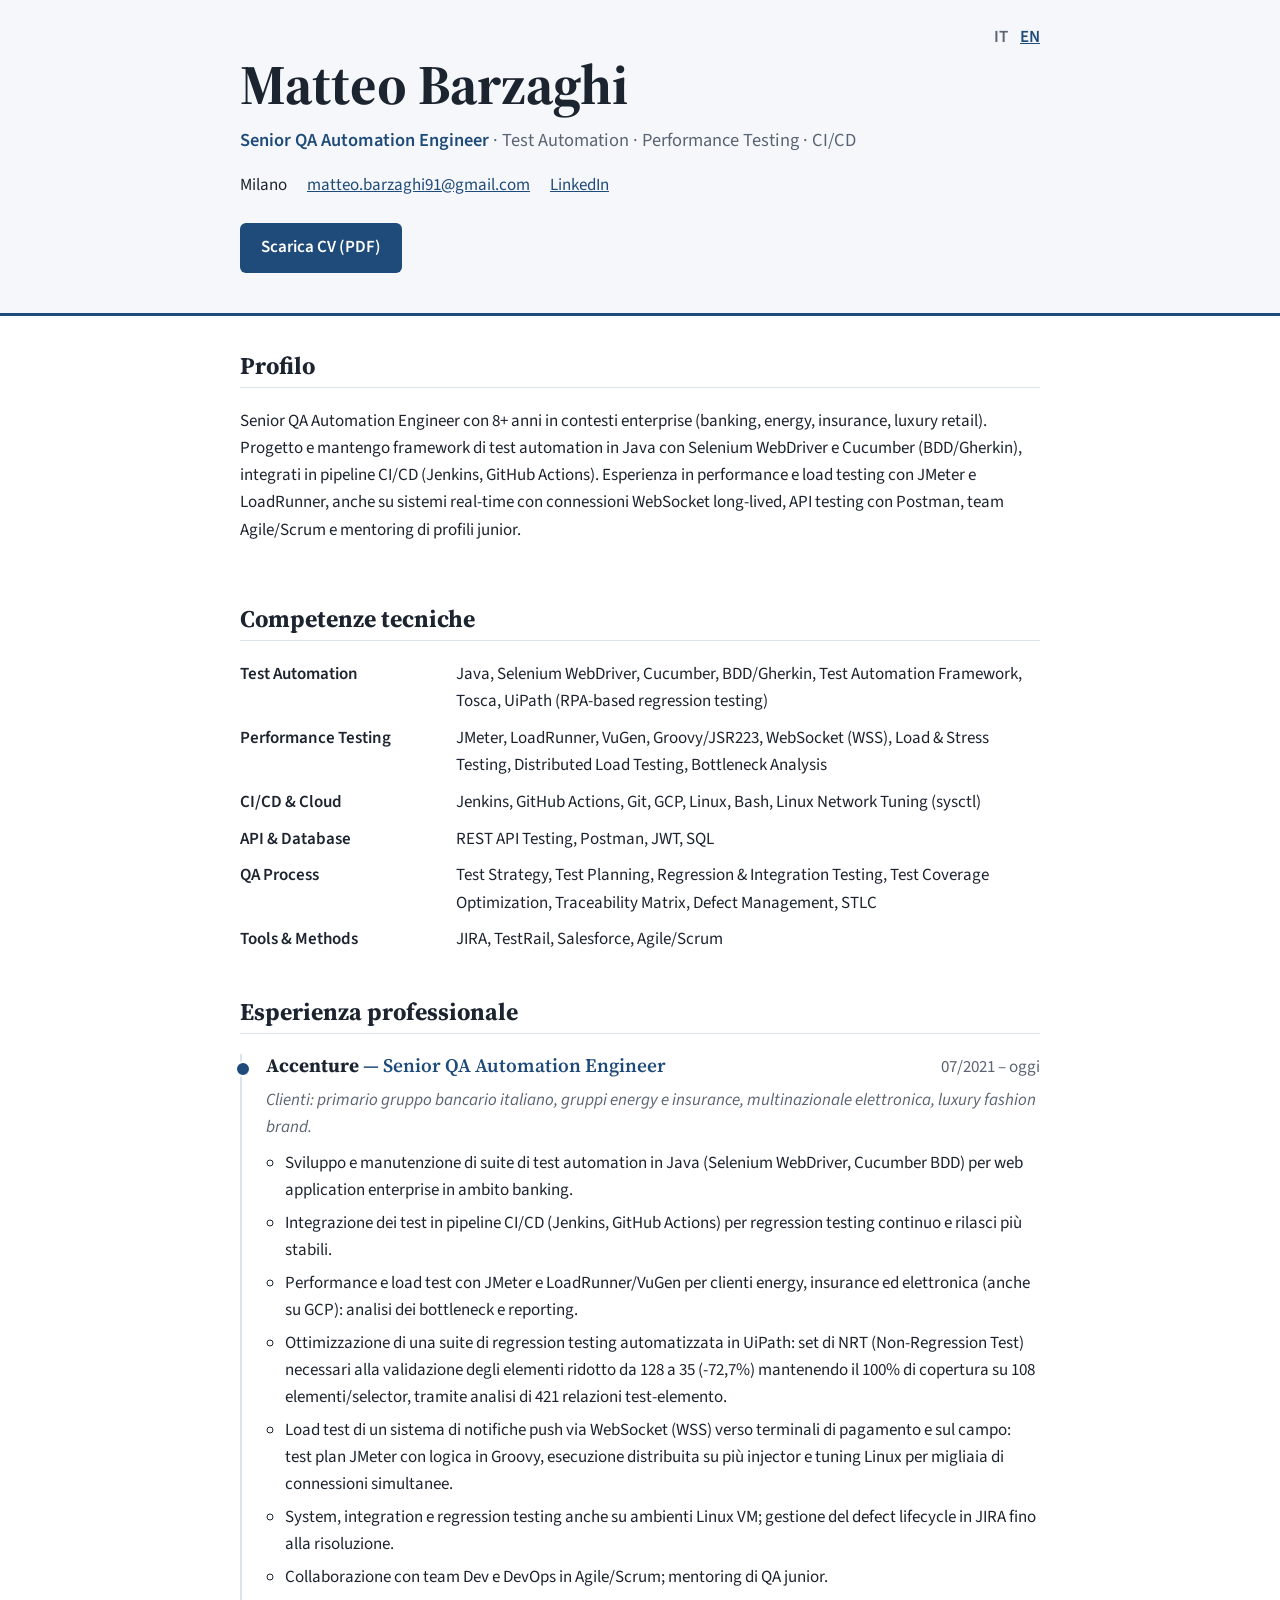
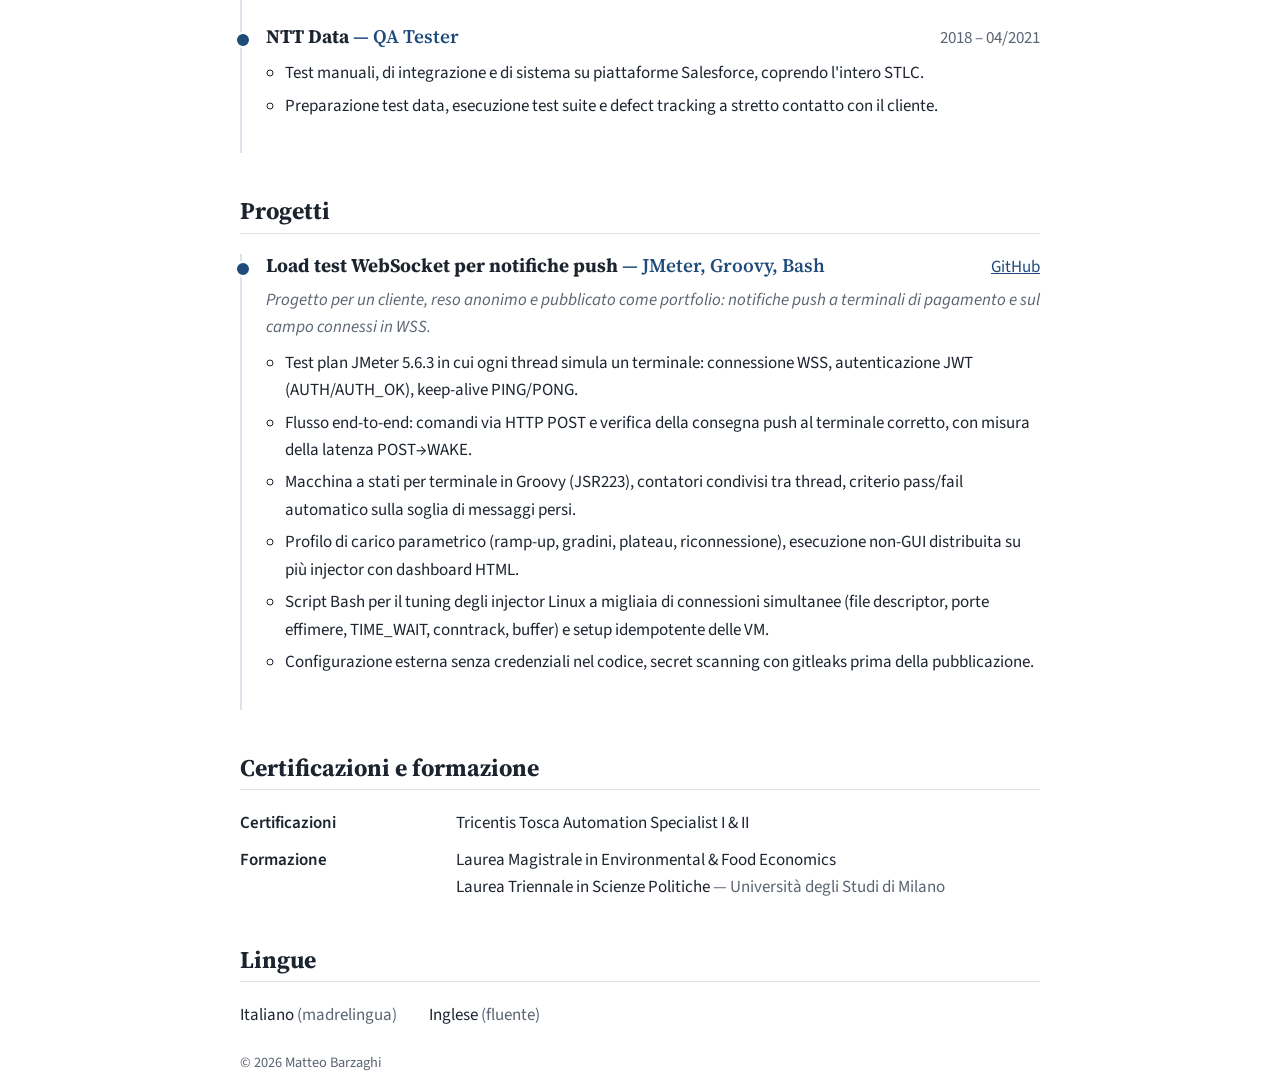
<file: index.html>
<!doctype html>
<html lang="it">
<head>
  <meta charset="utf-8">
  <meta name="viewport" content="width=device-width, initial-scale=1">
  <title>Matteo Barzaghi · Senior QA Automation Engineer</title>
  <meta name="description" content="Matteo Barzaghi, Senior QA Automation Engineer a Milano: test automation (Java, Selenium, Cucumber), performance testing (JMeter, LoadRunner) e CI/CD.">
  <meta name="author" content="Matteo Barzaghi">
  <link rel="canonical" href="https://matteobarzaghi.github.io/">
  <link rel="alternate" hreflang="it" href="https://matteobarzaghi.github.io/">
  <link rel="alternate" hreflang="en" href="https://matteobarzaghi.github.io/en.html">

  <meta property="og:type" content="profile">
  <meta property="og:title" content="Matteo Barzaghi · Senior QA Automation Engineer">
  <meta property="og:description" content="Test Automation · Performance Testing · CI/CD. 8+ anni in contesti enterprise.">
  <meta property="og:url" content="https://matteobarzaghi.github.io/">
  <meta property="og:locale" content="it_IT">
  <meta property="profile:first_name" content="Matteo">
  <meta property="profile:last_name" content="Barzaghi">

  <meta name="color-scheme" content="light dark">
  <link rel="preconnect" href="https://fonts.googleapis.com">
  <link rel="preconnect" href="https://fonts.gstatic.com" crossorigin>
  <link rel="stylesheet" href="https://fonts.googleapis.com/css2?family=Source+Sans+3:ital,wght@0,400;0,600;1,400&family=Source+Serif+4:wght@600;700&display=swap">
  <link rel="stylesheet" href="style.css">
</head>
<body>
  <a class="skip-link" href="#main">Vai al contenuto</a>

  <header class="hero">
    <div class="wrap">
      <nav class="lang-switch" aria-label="Lingua">
        <span aria-current="page">IT</span>
        <a href="en.html" hreflang="en" lang="en">EN</a>
      </nav>
      <h1>Matteo Barzaghi</h1>
      <p class="role"><strong>Senior QA Automation Engineer</strong> · Test Automation · Performance Testing · CI/CD</p>
      <ul class="contacts">
        <li>Milano</li>
        <li><a href="mailto:matteo.barzaghi91@gmail.com">matteo.barzaghi91@gmail.com</a></li>
        <li><a href="https://www.linkedin.com/in/matteo-barzaghi-1950769a/" rel="noopener">LinkedIn</a></li>
      </ul>
      <a class="button" href="Matteo_Barzaghi_CV.pdf" download>Scarica CV (PDF)</a>
    </div>
  </header>

  <main id="main" class="wrap">
    <section aria-labelledby="profile">
      <h2 id="profile">Profilo</h2>
      <p>Senior QA Automation Engineer con 8+ anni in contesti enterprise (banking, energy, insurance, luxury retail). Progetto e mantengo framework di test automation in Java con Selenium WebDriver e Cucumber (BDD/Gherkin), integrati in pipeline CI/CD (Jenkins, GitHub Actions). Esperienza in performance e load testing con JMeter e LoadRunner, anche su sistemi real-time con connessioni WebSocket long-lived, API testing con Postman, team Agile/Scrum e mentoring di profili junior.</p>
    </section>

    <section aria-labelledby="skills">
      <h2 id="skills">Competenze tecniche</h2>
      <dl class="grid">
        <dt>Test Automation</dt><dd>Java, Selenium WebDriver, Cucumber, BDD/Gherkin, Test Automation Framework, Tosca, UiPath (RPA-based regression testing)</dd>
        <dt>Performance Testing</dt><dd>JMeter, LoadRunner, VuGen, Groovy/JSR223, WebSocket (WSS), Load &amp; Stress Testing, Distributed Load Testing, Bottleneck Analysis</dd>
        <dt>CI/CD &amp; Cloud</dt><dd>Jenkins, GitHub Actions, Git, GCP, Linux, Bash, Linux Network Tuning (sysctl)</dd>
        <dt>API &amp; Database</dt><dd>REST API Testing, Postman, JWT, SQL</dd>
        <dt>QA Process</dt><dd>Test Strategy, Test Planning, Regression &amp; Integration Testing, Test Coverage Optimization, Traceability Matrix, Defect Management, STLC</dd>
        <dt>Tools &amp; Methods</dt><dd>JIRA, TestRail, Salesforce, Agile/Scrum</dd>
      </dl>
    </section>

    <section aria-labelledby="experience">
      <h2 id="experience">Esperienza professionale</h2>
      <ol class="timeline">
        <li>
          <article>
            <header>
              <h3>Accenture <span>— Senior QA Automation Engineer</span></h3>
              <p class="date"><time datetime="2021-07">07/2021</time> – oggi</p>
            </header>
            <p class="clients">Clienti: primario gruppo bancario italiano, gruppi energy e insurance, multinazionale elettronica, luxury fashion brand.</p>
            <ul>
              <li>Sviluppo e manutenzione di suite di test automation in Java (Selenium WebDriver, Cucumber BDD) per web application enterprise in ambito banking.</li>
              <li>Integrazione dei test in pipeline CI/CD (Jenkins, GitHub Actions) per regression testing continuo e rilasci più stabili.</li>
              <li>Performance e load test con JMeter e LoadRunner/VuGen per clienti energy, insurance ed elettronica (anche su GCP): analisi dei bottleneck e reporting.</li>
              <li>Ottimizzazione di una suite di regression testing automatizzata in UiPath: set di NRT (Non-Regression Test) necessari alla validazione degli elementi ridotto da 128 a 35 (-72,7%) mantenendo il 100% di copertura su 108 elementi/selector, tramite analisi di 421 relazioni test-elemento.</li>
              <li>Load test di un sistema di notifiche push via WebSocket (WSS) verso terminali di pagamento e sul campo: test plan JMeter con logica in Groovy, esecuzione distribuita su più injector e tuning Linux per migliaia di connessioni simultanee.</li>
              <li>System, integration e regression testing anche su ambienti Linux VM; gestione del defect lifecycle in JIRA fino alla risoluzione.</li>
              <li>Collaborazione con team Dev e DevOps in Agile/Scrum; mentoring di QA junior.</li>
            </ul>
          </article>
        </li>
        <li>
          <article>
            <header>
              <h3>NTT Data <span>— QA Tester</span></h3>
              <p class="date"><time datetime="2018">2018</time> – <time datetime="2021-04">04/2021</time></p>
            </header>
            <ul>
              <li>Test manuali, di integrazione e di sistema su piattaforme Salesforce, coprendo l'intero STLC.</li>
              <li>Preparazione test data, esecuzione test suite e defect tracking a stretto contatto con il cliente.</li>
            </ul>
          </article>
        </li>
      </ol>
    </section>

    <section aria-labelledby="projects">
      <h2 id="projects">Progetti</h2>
      <ol class="timeline">
        <li>
          <article>
            <header>
              <h3>Load test WebSocket per notifiche push <span>— JMeter, Groovy, Bash</span></h3>
              <p class="date"><a href="https://github.com/matteobarzaghi/jmeter-websocket-push-load-test" rel="noopener">GitHub</a></p>
            </header>
            <p class="clients">Progetto per un cliente, reso anonimo e pubblicato come portfolio: notifiche push a terminali di pagamento e sul campo connessi in WSS.</p>
            <ul>
              <li>Test plan JMeter 5.6.3 in cui ogni thread simula un terminale: connessione WSS, autenticazione JWT (AUTH/AUTH_OK), keep-alive PING/PONG.</li>
              <li>Flusso end-to-end: comandi via HTTP POST e verifica della consegna push al terminale corretto, con misura della latenza POST→WAKE.</li>
              <li>Macchina a stati per terminale in Groovy (JSR223), contatori condivisi tra thread, criterio pass/fail automatico sulla soglia di messaggi persi.</li>
              <li>Profilo di carico parametrico (ramp-up, gradini, plateau, riconnessione), esecuzione non-GUI distribuita su più injector con dashboard HTML.</li>
              <li>Script Bash per il tuning degli injector Linux a migliaia di connessioni simultanee (file descriptor, porte effimere, TIME_WAIT, conntrack, buffer) e setup idempotente delle VM.</li>
              <li>Configurazione esterna senza credenziali nel codice, secret scanning con gitleaks prima della pubblicazione.</li>
            </ul>
          </article>
        </li>
      </ol>
    </section>

    <section aria-labelledby="education">
      <h2 id="education">Certificazioni e formazione</h2>
      <dl class="grid">
        <dt>Certificazioni</dt><dd>Tricentis Tosca Automation Specialist I &amp; II</dd>
        <dt>Formazione</dt>
        <dd>Laurea Magistrale in Environmental &amp; Food Economics<br>
          Laurea Triennale in Scienze Politiche <span class="muted">— Università degli Studi di Milano</span></dd>
      </dl>
    </section>

    <section aria-labelledby="languages">
      <h2 id="languages">Lingue</h2>
      <ul class="langs">
        <li>Italiano <span class="muted">(madrelingua)</span></li>
        <li>Inglese <span class="muted">(fluente)</span></li>
      </ul>
    </section>
  </main>

  <footer class="wrap">
    <p>© 2026 Matteo Barzaghi</p>
  </footer>
</body>
</html>
</file>
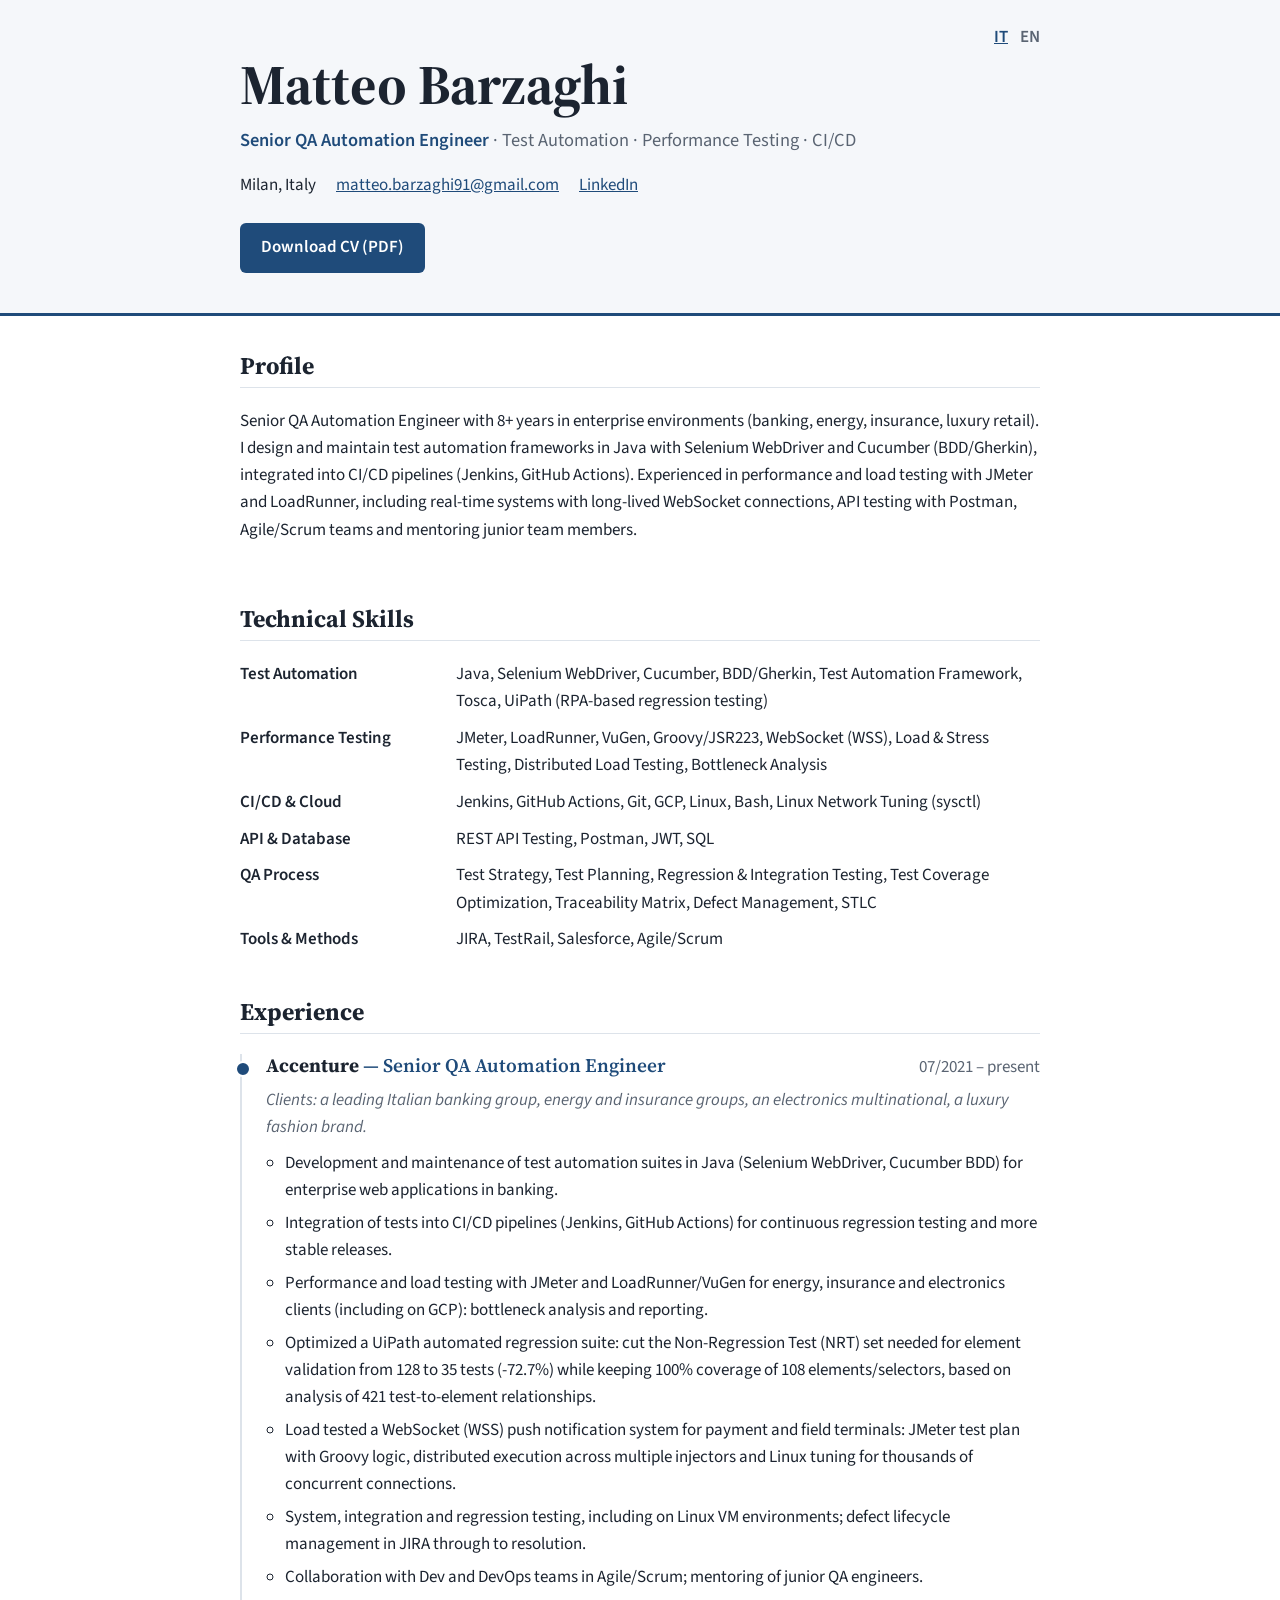
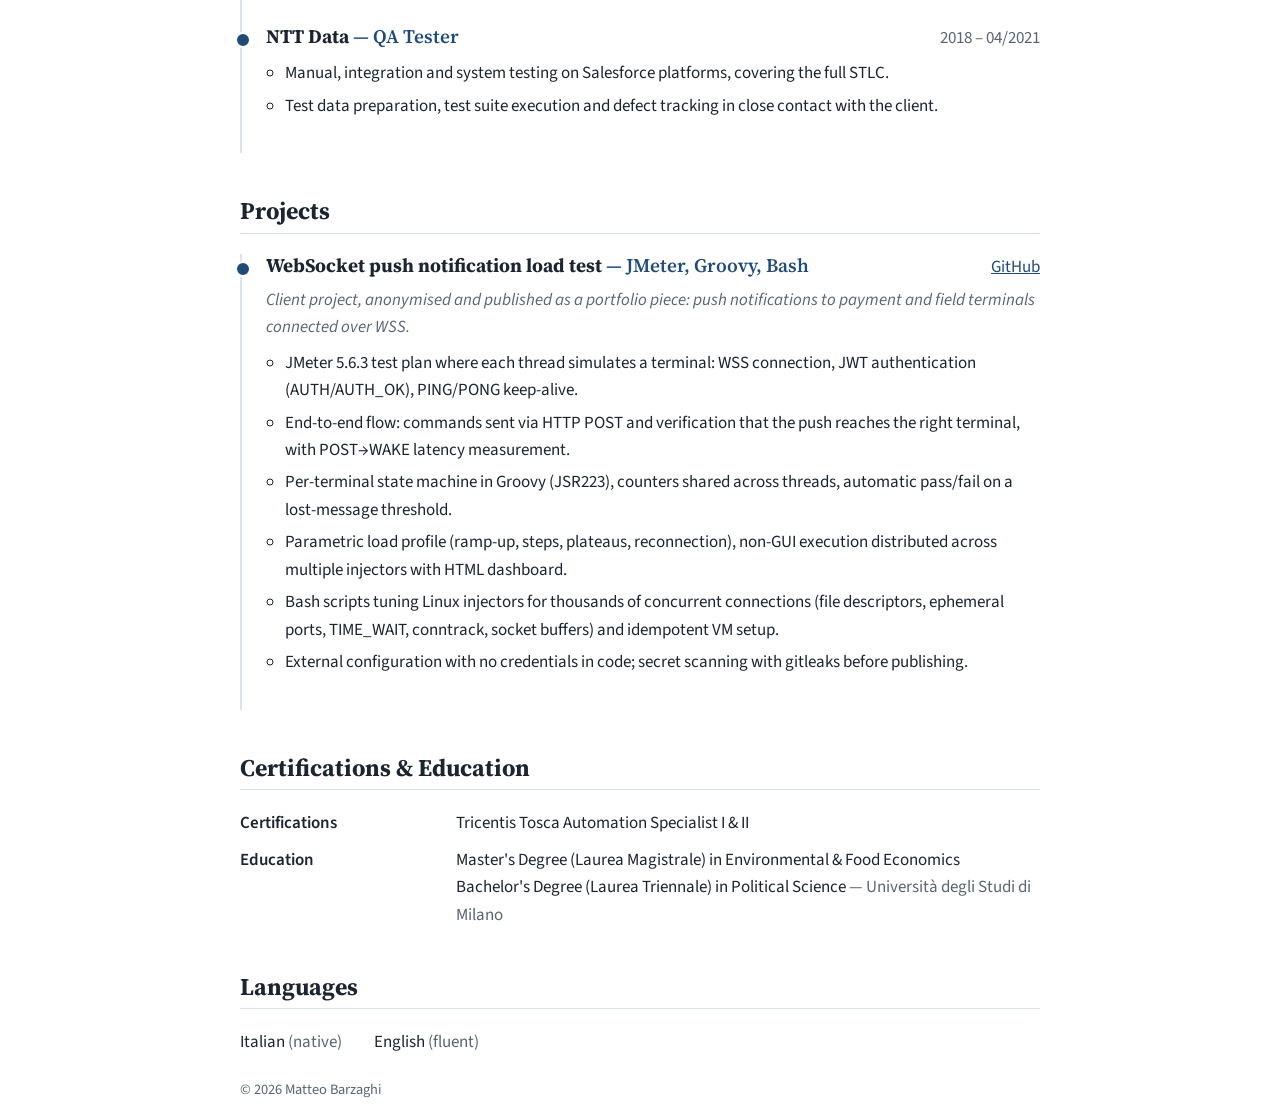
<file: en.html>
<!doctype html>
<html lang="en">
<head>
  <meta charset="utf-8">
  <meta name="viewport" content="width=device-width, initial-scale=1">
  <title>Matteo Barzaghi · Senior QA Automation Engineer</title>
  <meta name="description" content="Matteo Barzaghi, Senior QA Automation Engineer in Milan: test automation (Java, Selenium, Cucumber), performance testing (JMeter, LoadRunner) and CI/CD.">
  <meta name="author" content="Matteo Barzaghi">
  <link rel="canonical" href="https://matteobarzaghi.github.io/en.html">
  <link rel="alternate" hreflang="it" href="https://matteobarzaghi.github.io/">
  <link rel="alternate" hreflang="en" href="https://matteobarzaghi.github.io/en.html">

  <meta property="og:type" content="profile">
  <meta property="og:title" content="Matteo Barzaghi · Senior QA Automation Engineer">
  <meta property="og:description" content="Test Automation · Performance Testing · CI/CD. 8+ years in enterprise environments.">
  <meta property="og:url" content="https://matteobarzaghi.github.io/en.html">
  <meta property="og:locale" content="en_GB">
  <meta property="profile:first_name" content="Matteo">
  <meta property="profile:last_name" content="Barzaghi">

  <meta name="color-scheme" content="light dark">
  <link rel="preconnect" href="https://fonts.googleapis.com">
  <link rel="preconnect" href="https://fonts.gstatic.com" crossorigin>
  <link rel="stylesheet" href="https://fonts.googleapis.com/css2?family=Source+Sans+3:ital,wght@0,400;0,600;1,400&family=Source+Serif+4:wght@600;700&display=swap">
  <link rel="stylesheet" href="style.css">
</head>
<body>
  <a class="skip-link" href="#main">Skip to content</a>

  <header class="hero">
    <div class="wrap">
      <nav class="lang-switch" aria-label="Language">
        <a href="index.html" hreflang="it" lang="it">IT</a>
        <span aria-current="page">EN</span>
      </nav>
      <h1>Matteo Barzaghi</h1>
      <p class="role"><strong>Senior QA Automation Engineer</strong> · Test Automation · Performance Testing · CI/CD</p>
      <ul class="contacts">
        <li>Milan, Italy</li>
        <li><a href="mailto:matteo.barzaghi91@gmail.com">matteo.barzaghi91@gmail.com</a></li>
        <li><a href="https://www.linkedin.com/in/matteo-barzaghi-1950769a/" rel="noopener">LinkedIn</a></li>
      </ul>
      <a class="button" href="Matteo_Barzaghi_CV_EN.pdf" download>Download CV (PDF)</a>
    </div>
  </header>

  <main id="main" class="wrap">
    <section aria-labelledby="profile">
      <h2 id="profile">Profile</h2>
      <p>Senior QA Automation Engineer with 8+ years in enterprise environments (banking, energy, insurance, luxury retail). I design and maintain test automation frameworks in Java with Selenium WebDriver and Cucumber (BDD/Gherkin), integrated into CI/CD pipelines (Jenkins, GitHub Actions). Experienced in performance and load testing with JMeter and LoadRunner, including real-time systems with long-lived WebSocket connections, API testing with Postman, Agile/Scrum teams and mentoring junior team members.</p>
    </section>

    <section aria-labelledby="skills">
      <h2 id="skills">Technical Skills</h2>
      <dl class="grid">
        <dt>Test Automation</dt><dd>Java, Selenium WebDriver, Cucumber, BDD/Gherkin, Test Automation Framework, Tosca, UiPath (RPA-based regression testing)</dd>
        <dt>Performance Testing</dt><dd>JMeter, LoadRunner, VuGen, Groovy/JSR223, WebSocket (WSS), Load &amp; Stress Testing, Distributed Load Testing, Bottleneck Analysis</dd>
        <dt>CI/CD &amp; Cloud</dt><dd>Jenkins, GitHub Actions, Git, GCP, Linux, Bash, Linux Network Tuning (sysctl)</dd>
        <dt>API &amp; Database</dt><dd>REST API Testing, Postman, JWT, SQL</dd>
        <dt>QA Process</dt><dd>Test Strategy, Test Planning, Regression &amp; Integration Testing, Test Coverage Optimization, Traceability Matrix, Defect Management, STLC</dd>
        <dt>Tools &amp; Methods</dt><dd>JIRA, TestRail, Salesforce, Agile/Scrum</dd>
      </dl>
    </section>

    <section aria-labelledby="experience">
      <h2 id="experience">Experience</h2>
      <ol class="timeline">
        <li>
          <article>
            <header>
              <h3>Accenture <span>— Senior QA Automation Engineer</span></h3>
              <p class="date"><time datetime="2021-07">07/2021</time> – present</p>
            </header>
            <p class="clients">Clients: a leading Italian banking group, energy and insurance groups, an electronics multinational, a luxury fashion brand.</p>
            <ul>
              <li>Development and maintenance of test automation suites in Java (Selenium WebDriver, Cucumber BDD) for enterprise web applications in banking.</li>
              <li>Integration of tests into CI/CD pipelines (Jenkins, GitHub Actions) for continuous regression testing and more stable releases.</li>
              <li>Performance and load testing with JMeter and LoadRunner/VuGen for energy, insurance and electronics clients (including on GCP): bottleneck analysis and reporting.</li>
              <li>Optimized a UiPath automated regression suite: cut the Non-Regression Test (NRT) set needed for element validation from 128 to 35 tests (-72.7%) while keeping 100% coverage of 108 elements/selectors, based on analysis of 421 test-to-element relationships.</li>
              <li>Load tested a WebSocket (WSS) push notification system for payment and field terminals: JMeter test plan with Groovy logic, distributed execution across multiple injectors and Linux tuning for thousands of concurrent connections.</li>
              <li>System, integration and regression testing, including on Linux VM environments; defect lifecycle management in JIRA through to resolution.</li>
              <li>Collaboration with Dev and DevOps teams in Agile/Scrum; mentoring of junior QA engineers.</li>
            </ul>
          </article>
        </li>
        <li>
          <article>
            <header>
              <h3>NTT Data <span>— QA Tester</span></h3>
              <p class="date"><time datetime="2018">2018</time> – <time datetime="2021-04">04/2021</time></p>
            </header>
            <ul>
              <li>Manual, integration and system testing on Salesforce platforms, covering the full STLC.</li>
              <li>Test data preparation, test suite execution and defect tracking in close contact with the client.</li>
            </ul>
          </article>
        </li>
      </ol>
    </section>

    <section aria-labelledby="projects">
      <h2 id="projects">Projects</h2>
      <ol class="timeline">
        <li>
          <article>
            <header>
              <h3>WebSocket push notification load test <span>— JMeter, Groovy, Bash</span></h3>
              <p class="date"><a href="https://github.com/matteobarzaghi/jmeter-websocket-push-load-test" rel="noopener">GitHub</a></p>
            </header>
            <p class="clients">Client project, anonymised and published as a portfolio piece: push notifications to payment and field terminals connected over WSS.</p>
            <ul>
              <li>JMeter 5.6.3 test plan where each thread simulates a terminal: WSS connection, JWT authentication (AUTH/AUTH_OK), PING/PONG keep-alive.</li>
              <li>End-to-end flow: commands sent via HTTP POST and verification that the push reaches the right terminal, with POST→WAKE latency measurement.</li>
              <li>Per-terminal state machine in Groovy (JSR223), counters shared across threads, automatic pass/fail on a lost-message threshold.</li>
              <li>Parametric load profile (ramp-up, steps, plateaus, reconnection), non-GUI execution distributed across multiple injectors with HTML dashboard.</li>
              <li>Bash scripts tuning Linux injectors for thousands of concurrent connections (file descriptors, ephemeral ports, TIME_WAIT, conntrack, socket buffers) and idempotent VM setup.</li>
              <li>External configuration with no credentials in code; secret scanning with gitleaks before publishing.</li>
            </ul>
          </article>
        </li>
      </ol>
    </section>

    <section aria-labelledby="education">
      <h2 id="education">Certifications &amp; Education</h2>
      <dl class="grid">
        <dt>Certifications</dt><dd>Tricentis Tosca Automation Specialist I &amp; II</dd>
        <dt>Education</dt>
        <dd>Master's Degree (Laurea Magistrale) in Environmental &amp; Food Economics<br>
          Bachelor's Degree (Laurea Triennale) in Political Science <span class="muted">— Università degli Studi di Milano</span></dd>
      </dl>
    </section>

    <section aria-labelledby="languages">
      <h2 id="languages">Languages</h2>
      <ul class="langs">
        <li>Italian <span class="muted">(native)</span></li>
        <li>English <span class="muted">(fluent)</span></li>
      </ul>
    </section>
  </main>

  <footer class="wrap">
    <p>© 2026 Matteo Barzaghi</p>
  </footer>
</body>
</html>
</file>
<file: style.css>
:root {
  --bg: #ffffff;
  --surface: #f5f7fa;
  --text: #1c2430;
  --muted: #5a6472;
  --accent: #1f4b7a;
  --accent-text: #ffffff;
  --line: #dde3ea;
  --serif: "Source Serif 4", Georgia, serif;
  --sans: "Source Sans 3", system-ui, sans-serif;
}

@media (prefers-color-scheme: dark) {
  :root {
    --bg: #11161d;
    --surface: #18202a;
    --text: #e3e8ee;
    --muted: #9aa5b3;
    --accent: #8db8e8;
    --accent-text: #0d1620;
    --line: #2a3442;
  }
}

* { box-sizing: border-box; }

body {
  margin: 0;
  background: var(--bg);
  color: var(--text);
  font: 1.0625rem/1.6 var(--sans);
}

.wrap { max-width: 52rem; margin: 0 auto; padding: 0 1rem; }

h1, h2, h3 { font-family: var(--serif); line-height: 1.2; }

a { color: var(--accent); }
a:focus-visible, .button:focus-visible {
  outline: 3px solid var(--accent);
  outline-offset: 3px;
  border-radius: 2px;
}

.skip-link {
  position: absolute;
  left: 1rem;
  top: -3rem;
  background: var(--accent);
  color: var(--accent-text);
  padding: .5rem 1rem;
}
.skip-link:focus { top: 1rem; }

/* Hero */
.hero {
  background: var(--surface);
  border-bottom: 3px solid var(--accent);
  padding: 3.5rem 0 2.5rem;
}
.lang-switch { display: flex; justify-content: flex-end; gap: .75rem; font-weight: 600; margin-top: -2rem; }
.lang-switch span { color: var(--muted); }
.hero h1 { font-size: clamp(2.25rem, 7vw, 3.5rem); margin: 0 0 .5rem; }
.role { margin: 0 0 1rem; color: var(--muted); font-size: 1.15rem; }
.role strong { color: var(--accent); font-weight: 600; }
.contacts { list-style: none; padding: 0; margin: 0 0 1.5rem; display: flex; flex-wrap: wrap; gap: .25rem 1.25rem; }
.contacts a { overflow-wrap: anywhere; }

.button {
  display: inline-block;
  background: var(--accent);
  color: var(--accent-text);
  font-weight: 600;
  text-decoration: none;
  padding: .7rem 1.3rem;
  border-radius: 6px;
}
.button:hover { filter: brightness(1.12); }

/* Sections */
section { padding: 2.25rem 0 .5rem; }
h2 {
  font-size: 1.5rem;
  margin: 0 0 1.25rem;
  padding-bottom: .4rem;
  border-bottom: 1px solid var(--line);
}

.grid { display: grid; grid-template-columns: 12rem 1fr; gap: .6rem 1.5rem; margin: 0; }
.grid dt { font-weight: 600; }
.grid dd { margin: 0; }

.muted { color: var(--muted); }

/* Timeline */
.timeline { list-style: none; margin: 0; padding: 0 0 0 1.5rem; border-left: 2px solid var(--line); }
.timeline > li { position: relative; padding-bottom: 1.75rem; }
.timeline > li::before {
  content: "";
  position: absolute;
  left: calc(-1.5rem - 7px);
  top: .45rem;
  width: 12px;
  height: 12px;
  border-radius: 50%;
  background: var(--accent);
  border: 2px solid var(--bg);
}
.timeline header { display: flex; flex-wrap: wrap; justify-content: space-between; align-items: baseline; gap: 0 1rem; }
.timeline h3 { font-size: 1.2rem; margin: 0; }
.timeline h3 span { color: var(--accent); font-weight: 600; }
.date { margin: 0; color: var(--muted); }
.clients { font-style: italic; color: var(--muted); margin: .4rem 0; }
.timeline ul { padding-left: 1.2rem; margin: .5rem 0 0; }
.timeline ul li { margin-bottom: .35rem; }

.langs { list-style: none; padding: 0; margin: 0; display: flex; flex-wrap: wrap; gap: .5rem 2rem; }

footer { padding: 2rem 1rem 3rem; color: var(--muted); font-size: .9rem; }

@media (max-width: 600px) {
  .grid { grid-template-columns: 1fr; gap: .15rem; }
  .grid dd { margin-bottom: .75rem; }
}

/* Print: same layout as the PDF CV (used to generate the English PDF) */
@media print {
  :root {
    --bg: #fff; --text: #1c2430; --muted: #5a6472; --accent: #1f4b7a; --line: #dde3ea;
  }
  @page { size: A4; margin: 15mm 17mm; }
  body { font-size: 10pt; line-height: 1.45; }
  .wrap { max-width: none; padding: 0; }
  .skip-link, .lang-switch, .button, footer { display: none; }

  .hero { background: none; padding: 0 0 8pt; margin-bottom: 4pt; border-bottom: 1.5pt solid var(--accent); }
  .hero h1 { font-size: 26pt; margin: 0 0 2pt; }
  .role { font-size: 11pt; margin: 0 0 3pt; }
  .contacts { font-size: 8.5pt; color: var(--muted); margin: 0; gap: 0; }
  .contacts li + li::before { content: "|"; color: var(--line); margin: 0 6pt; }
  .contacts a { color: inherit; text-decoration: none; }

  section { padding: 10pt 0 0; }
  h2 {
    font-family: var(--sans); font-size: 7.5pt; font-weight: 700; letter-spacing: .25em;
    text-transform: uppercase; color: var(--accent); margin: 0 0 6pt; padding-bottom: 3pt;
    break-after: avoid;
  }
  .grid { grid-template-columns: 36mm 1fr; gap: 2pt 10pt; }

  .timeline { border: 0; padding: 0; }
  .timeline > li { padding-bottom: 6pt; break-inside: avoid; }
  .timeline > li::before { display: none; }
  .timeline h3 { font-family: var(--sans); font-size: 10pt; }
  .date { font-size: 8.5pt; }
  .clients { margin: 1pt 0 2pt; }
  .timeline ul { margin-top: 2pt; padding-left: 12pt; list-style: disc; }
  .timeline ul li { margin-bottom: 1pt; }
  .timeline ul li::marker { color: var(--accent); }
}
</file>
